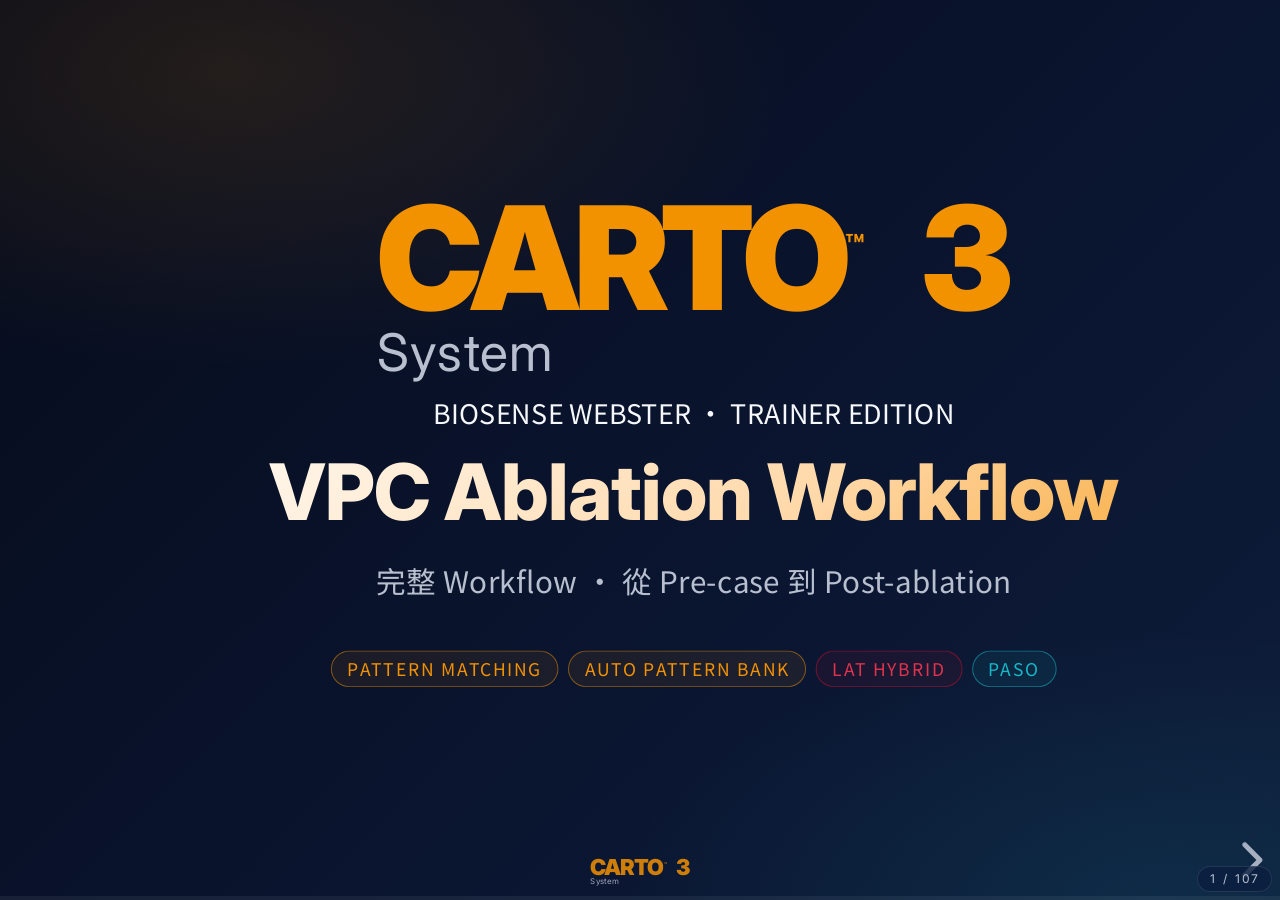
<file: VPC-CARTO-slides/index.html>
<!doctype html>
<html lang="zh-Hant">
  <head>
    <meta charset="utf-8" />
    <meta name="viewport" content="width=device-width, initial-scale=1.0, maximum-scale=1.0, user-scalable=no" />
    <title>VPC Ablation with CARTO 3 · 完整 Workflow</title>

    <link rel="stylesheet" href="lib/reveal.js/dist/reset.css" />
    <link rel="stylesheet" href="lib/reveal.js/dist/reveal.css" />
    <link rel="stylesheet" href="lib/reveal.js/dist/theme/black.css" id="theme" />
    <link rel="stylesheet" href="lib/reveal.js/dist/plugin/highlight/monokai.css" />
    <link rel="preconnect" href="https://fonts.googleapis.com" />
    <link rel="preconnect" href="https://fonts.gstatic.com" crossorigin />
    <link
      href="https://fonts.googleapis.com/css2?family=Inter:wght@400;500;600;700;800;900&family=Noto+Sans+TC:wght@400;500;700;900&family=JetBrains+Mono:wght@400;600&display=swap"
      rel="stylesheet"
    />
    <link rel="stylesheet" href="css/carto-theme.css" />
    <meta http-equiv="Cache-Control" content="no-cache, no-store, must-revalidate" />
    <meta http-equiv="Pragma" content="no-cache" />
    <meta http-equiv="Expires" content="0" />
  </head>
  <body>
    <div class="reveal">
      <div class="slides">
        <section
          data-markdown="slides/00-title.md"
          data-separator="\r?\n---\r?\n"
          data-separator-vertical="\r?\n--\r?\n"
          data-separator-notes="^Note:"
        ></section>

        <section
          data-markdown="slides/00b-ecg-basics.md"
          data-separator="\r?\n---\r?\n"
          data-separator-vertical="\r?\n--\r?\n"
          data-separator-notes="^Note:"
        ></section>

        <section
          data-markdown="slides/01-vpc-origin-basics.md"
          data-separator="\r?\n---\r?\n"
          data-separator-vertical="\r?\n--\r?\n"
          data-separator-notes="^Note:"
        ></section>

        <section
          data-markdown="slides/03-pre-case-prep.md"
          data-separator="\r?\n---\r?\n"
          data-separator-vertical="\r?\n--\r?\n"
          data-separator-notes="^Note:"
        ></section>

        <section
          data-markdown="slides/03b-precase-equipment.md"
          data-separator="\r?\n---\r?\n"
          data-separator-vertical="\r?\n--\r?\n"
          data-separator-notes="^Note:"
        ></section>

        <section
          data-markdown="slides/04-case-setup.md"
          data-separator="\r?\n---\r?\n"
          data-separator-vertical="\r?\n--\r?\n"
          data-separator-notes="^Note:"
        ></section>

        <section
          data-markdown="slides/05-baseline-assessment.md"
          data-separator="\r?\n---\r?\n"
          data-separator-vertical="\r?\n--\r?\n"
          data-separator-notes="^Note:"
        ></section>

        <section
          data-markdown="slides/06-pattern-matching.md"
          data-separator="\r?\n---\r?\n"
          data-separator-vertical="\r?\n--\r?\n"
          data-separator-notes="^Note:"
        ></section>

        <section
          data-markdown="slides/07-auto-pattern-bank.md"
          data-separator="\r?\n---\r?\n"
          data-separator-vertical="\r?\n--\r?\n"
          data-separator-notes="^Note:"
        ></section>

        <section
          data-markdown="slides/08-anatomy-map.md"
          data-separator="\r?\n---\r?\n"
          data-separator-vertical="\r?\n--\r?\n"
          data-separator-notes="^Note:"
        ></section>

        <section
          data-markdown="slides/09-lat-hybrid.md"
          data-separator="\r?\n---\r?\n"
          data-separator-vertical="\r?\n--\r?\n"
          data-separator-notes="^Note:"
        ></section>

        <section
          data-markdown="slides/10-paso.md"
          data-separator="\r?\n---\r?\n"
          data-separator-vertical="\r?\n--\r?\n"
          data-separator-notes="^Note:"
        ></section>

        <section
          data-markdown="slides/11-lat-paso-combo.md"
          data-separator="\r?\n---\r?\n"
          data-separator-vertical="\r?\n--\r?\n"
          data-separator-notes="^Note:"
        ></section>

        <section
          data-markdown="slides/12-ablation-targeting.md"
          data-separator="\r?\n---\r?\n"
          data-separator-vertical="\r?\n--\r?\n"
          data-separator-notes="^Note:"
        ></section>

        <section
          data-markdown="slides/13-during-ablation.md"
          data-separator="\r?\n---\r?\n"
          data-separator-vertical="\r?\n--\r?\n"
          data-separator-notes="^Note:"
        ></section>

        <section
          data-markdown="slides/14-post-ablation.md"
          data-separator="\r?\n---\r?\n"
          data-separator-vertical="\r?\n--\r?\n"
          data-separator-notes="^Note:"
        ></section>

        <section
          data-markdown="slides/15-scenarios.md"
          data-separator="\r?\n---\r?\n"
          data-separator-vertical="\r?\n--\r?\n"
          data-separator-notes="^Note:"
        ></section>

        <section
          data-markdown="slides/17-decision-tree.md"
          data-separator="\r?\n---\r?\n"
          data-separator-vertical="\r?\n--\r?\n"
          data-separator-notes="^Note:"
        ></section>

        <section
          data-markdown="slides/19-summary-closing.md"
          data-separator="\r?\n---\r?\n"
          data-separator-vertical="\r?\n--\r?\n"
          data-separator-notes="^Note:"
        ></section>
      </div>

      <!-- Persistent brand footer · CARTO 3 logo centered -->
      <div class="brand-footer" aria-hidden="true">
        <span class="carto3-logo on-dark" aria-label="CARTO 3 System">
          <span class="ct-row">
            <span class="ct-word">CARTO<span class="ct-tm">™</span></span>
            <span class="ct-three">3</span>
          </span>
          <span class="ct-system">System</span>
        </span>
      </div>
    </div>

    <script>
      // Defeat browser XHR cache for markdown files — append timestamp before reveal.js loads
      (function () {
        var stamp = Date.now();
        document.querySelectorAll('section[data-markdown]').forEach(function (s) {
          var orig = s.getAttribute('data-markdown');
          if (orig && orig.indexOf('?') === -1) {
            s.setAttribute('data-markdown', orig + '?t=' + stamp);
          }
        });
      })();
    </script>
    <script src="lib/reveal.js/dist/reveal.js"></script>
    <script src="lib/reveal.js/dist/plugin/markdown.js"></script>
    <script src="lib/reveal.js/dist/plugin/highlight.js"></script>
    <script src="lib/reveal.js/dist/plugin/notes.js"></script>
    <script src="lib/reveal.js/dist/plugin/search.js"></script>
    <script>
      Reveal.initialize({
        hash: true,
        slideNumber: 'c/t',
        transition: 'slide',
        backgroundTransition: 'fade',
        controls: true,
        progress: true,
        center: true,
        // Standard 16:9 presentation canvas (1280 x 720)
        width: 1280,
        height: 720,
        margin: 0.04,
        minScale: 0.2,
        maxScale: 2.0,
        pdfSeparateFragments: false,
        plugins: [RevealMarkdown, RevealHighlight, RevealNotes, RevealSearch],
      });
    </script>
  </body>
</html>
</file>
<file: VPC-CARTO-slides/lib/reveal.js/dist/reveal.css>
.reveal .stretch,.reveal .r-stretch{max-width:none;max-height:none}.reveal pre.stretch code,.reveal pre.r-stretch code{box-sizing:border-box;height:100%;max-height:100%}.reveal .r-fit-text{white-space:nowrap;display:inline-block}.reveal .r-stack{grid-template-rows:100%;display:grid}.reveal .r-stack>*{grid-area:1/1;margin:auto}.reveal .r-vstack,.reveal .r-hstack{display:flex}.reveal .r-vstack img,.reveal .r-vstack video,.reveal .r-hstack img,.reveal .r-hstack video{object-fit:contain;min-width:0;min-height:0}.reveal .r-vstack{flex-direction:column;justify-content:center;align-items:center}.reveal .r-hstack{flex-direction:row;justify-content:center;align-items:center}.reveal .items-stretch{align-items:stretch}.reveal .items-start{align-items:flex-start}.reveal .items-center{align-items:center}.reveal .items-end{align-items:flex-end}.reveal .justify-between{justify-content:space-between}.reveal .justify-around{justify-content:space-around}.reveal .justify-start{justify-content:flex-start}.reveal .justify-center{justify-content:center}.reveal .justify-end{justify-content:flex-end}html.reveal-full-page{width:100%;height:100vh;height:calc(var(--vh,1vh) * 100);height:100dvh;overflow:hidden}.reveal-viewport{color:#000;--r-controls-spacing:12px;--r-overlay-header-height:40px;--r-overlay-margin:0px;--r-overlay-padding:6px;--r-overlay-gap:5px;background-color:#fff;height:100%;margin:0;line-height:1;position:relative;overflow:hidden}@media screen and (width<=1024px),(height<=768px){.reveal-viewport{--r-overlay-header-height:26px}}.reveal-viewport:fullscreen{width:100%!important;height:100%!important;top:0!important;left:0!important;transform:none!important}.reveal .fragment{transition:all .2s}.reveal .fragment:not(.custom){opacity:0;visibility:hidden;will-change:opacity}.reveal .fragment.visible{opacity:1;visibility:inherit}.reveal .fragment.disabled{transition:none}.reveal .fragment.grow{opacity:1;visibility:inherit}.reveal .fragment.grow.visible{transform:scale(1.3)}.reveal .fragment.shrink{opacity:1;visibility:inherit}.reveal .fragment.shrink.visible{transform:scale(.7)}.reveal .fragment.zoom-in{transform:scale(.1)}.reveal .fragment.zoom-in.visible{transform:none}.reveal .fragment.fade-out{opacity:1;visibility:inherit}.reveal .fragment.fade-out.visible{opacity:0;visibility:hidden}.reveal .fragment.semi-fade-out{opacity:1;visibility:inherit}.reveal .fragment.semi-fade-out.visible{opacity:.5;visibility:inherit}.reveal .fragment.strike{opacity:1;visibility:inherit}.reveal .fragment.strike.visible{text-decoration:line-through}.reveal .fragment.fade-up{transform:translateY(40px)}.reveal .fragment.fade-up.visible{transform:translate(0)}.reveal .fragment.fade-down{transform:translateY(-40px)}.reveal .fragment.fade-down.visible{transform:translate(0)}.reveal .fragment.fade-right{transform:translate(-40px)}.reveal .fragment.fade-right.visible{transform:translate(0)}.reveal .fragment.fade-left{transform:translate(40px)}.reveal .fragment.fade-left.visible{transform:translate(0)}.reveal .fragment.fade-in-then-out,.reveal .fragment.current-visible{opacity:0;visibility:hidden}.reveal .fragment.fade-in-then-out.current-fragment,.reveal .fragment.current-visible.current-fragment{opacity:1;visibility:inherit}.reveal .fragment.fade-in-then-semi-out{opacity:0;visibility:hidden}.reveal .fragment.fade-in-then-semi-out.visible{opacity:.5;visibility:inherit}.reveal .fragment.fade-in-then-semi-out.current-fragment,.reveal .fragment.highlight-red,.reveal .fragment.highlight-current-red,.reveal .fragment.highlight-green,.reveal .fragment.highlight-current-green,.reveal .fragment.highlight-blue,.reveal .fragment.highlight-current-blue{opacity:1;visibility:inherit}.reveal .fragment.highlight-red.visible{color:#ff2c2d}.reveal .fragment.highlight-green.visible{color:#17ff2e}.reveal .fragment.highlight-blue.visible{color:#1b91ff}.reveal .fragment.highlight-current-red.current-fragment{color:#ff2c2d}.reveal .fragment.highlight-current-green.current-fragment{color:#17ff2e}.reveal .fragment.highlight-current-blue.current-fragment{color:#1b91ff}.reveal:after{content:"";font-style:italic}.reveal iframe{z-index:1}.reveal a{position:relative}@keyframes bounce-right{0%,10%,25%,40%,50%{transform:translate(0)}20%{transform:translate(10px)}30%{transform:translate(-5px)}}@keyframes bounce-left{0%,10%,25%,40%,50%{transform:translate(0)}20%{transform:translate(-10px)}30%{transform:translate(5px)}}@keyframes bounce-down{0%,10%,25%,40%,50%{transform:translateY(0)}20%{transform:translateY(10px)}30%{transform:translateY(-5px)}}.reveal .controls{top:auto;bottom:var(--r-controls-spacing);right:var(--r-controls-spacing);z-index:11;color:#000;pointer-events:none;font-size:10px;display:none;position:absolute;left:auto}.reveal .controls button{cursor:pointer;color:currentColor;z-index:2;pointer-events:auto;font-size:inherit;visibility:hidden;opacity:0;-webkit-appearance:none;-webkit-tap-highlight-color:#0000;background-color:#0000;border:0;outline:0;padding:0;transition:color .2s,opacity .2s,transform .2s;position:absolute;transform:scale(.9999)}.reveal .controls .controls-arrow:before,.reveal .controls .controls-arrow:after{content:"";transform-origin:.2em;will-change:transform;background-color:currentColor;border-radius:.25em;width:2.6em;height:.5em;transition:all .15s,background-color .8s;position:absolute;top:0;left:0}.reveal .controls .controls-arrow{width:3.6em;height:3.6em;position:relative}.reveal .controls .controls-arrow:before{transform:translate(.5em)translateY(1.55em)rotate(45deg)}.reveal .controls .controls-arrow:after{transform:translate(.5em)translateY(1.55em)rotate(-45deg)}.reveal .controls .controls-arrow:hover:before{transform:translate(.5em)translateY(1.55em)rotate(40deg)}.reveal .controls .controls-arrow:hover:after{transform:translate(.5em)translateY(1.55em)rotate(-40deg)}.reveal .controls .controls-arrow:active:before{transform:translate(.5em)translateY(1.55em)rotate(36deg)}.reveal .controls .controls-arrow:active:after{transform:translate(.5em)translateY(1.55em)rotate(-36deg)}.reveal .controls .navigate-left{bottom:3.2em;right:6.4em;transform:translate(-10px)}.reveal .controls .navigate-left.highlight{animation:2s ease-out 50 both bounce-left}.reveal .controls .navigate-right{bottom:3.2em;right:0;transform:translate(10px)}.reveal .controls .navigate-right .controls-arrow{transform:rotate(180deg)}.reveal .controls .navigate-right.highlight{animation:2s ease-out 50 both bounce-right}.reveal .controls .navigate-up{bottom:6.4em;right:3.2em;transform:translateY(-10px)}.reveal .controls .navigate-up .controls-arrow{transform:rotate(90deg)}.reveal .controls .navigate-down{padding-bottom:1.4em;bottom:-1.4em;right:3.2em;transform:translateY(10px)}.reveal .controls .navigate-down .controls-arrow{transform:rotate(-90deg)}.reveal .controls .navigate-down.highlight{animation:2s ease-out 50 both bounce-down}.reveal .controls[data-controls-back-arrows=faded] .navigate-up.enabled{opacity:.3}.reveal .controls[data-controls-back-arrows=faded] .navigate-up.enabled:hover{opacity:1}.reveal .controls[data-controls-back-arrows=hidden] .navigate-up.enabled{opacity:0;visibility:hidden}.reveal .controls .enabled{visibility:visible;opacity:.9;cursor:pointer;transform:none}.reveal .controls .enabled.fragmented{opacity:.5}.reveal .controls .enabled:hover,.reveal .controls .enabled.fragmented:hover{opacity:1}.reveal:not(.rtl) .controls[data-controls-back-arrows=faded] .navigate-left.enabled{opacity:.3}.reveal:not(.rtl) .controls[data-controls-back-arrows=faded] .navigate-left.enabled:hover{opacity:1}.reveal:not(.rtl) .controls[data-controls-back-arrows=hidden] .navigate-left.enabled{opacity:0;visibility:hidden}.reveal.rtl .controls[data-controls-back-arrows=faded] .navigate-right.enabled{opacity:.3}.reveal.rtl .controls[data-controls-back-arrows=faded] .navigate-right.enabled:hover{opacity:1}.reveal.rtl .controls[data-controls-back-arrows=hidden] .navigate-right.enabled{opacity:0;visibility:hidden}.reveal[data-navigation-mode=linear].has-horizontal-slides .navigate-up,.reveal[data-navigation-mode=linear].has-horizontal-slides .navigate-down{display:none}.reveal[data-navigation-mode=linear].has-horizontal-slides .navigate-left,.reveal:not(.has-vertical-slides) .controls .navigate-left{bottom:1.4em;right:5.5em}.reveal[data-navigation-mode=linear].has-horizontal-slides .navigate-right,.reveal:not(.has-vertical-slides) .controls .navigate-right{bottom:1.4em;right:.5em}.reveal:not(.has-horizontal-slides) .controls .navigate-up{bottom:5em;right:1.4em}.reveal:not(.has-horizontal-slides) .controls .navigate-down{bottom:.5em;right:1.4em}.reveal.has-dark-background .controls{color:#fff}.reveal.has-light-background .controls{color:#000}.reveal.no-hover .controls .controls-arrow:hover:before,.reveal.no-hover .controls .controls-arrow:active:before{transform:translate(.5em)translateY(1.55em)rotate(45deg)}.reveal.no-hover .controls .controls-arrow:hover:after,.reveal.no-hover .controls .controls-arrow:active:after{transform:translate(.5em)translateY(1.55em)rotate(-45deg)}@media screen and (width>=500px){.reveal-viewport{--r-controls-spacing:.8em}.reveal .controls[data-controls-layout=edges]{inset:0}.reveal .controls[data-controls-layout=edges] .navigate-left,.reveal .controls[data-controls-layout=edges] .navigate-right,.reveal .controls[data-controls-layout=edges] .navigate-up,.reveal .controls[data-controls-layout=edges] .navigate-down{bottom:auto;right:auto}.reveal .controls[data-controls-layout=edges] .navigate-left{top:50%;left:var(--r-controls-spacing);margin-top:-1.8em}.reveal .controls[data-controls-layout=edges] .navigate-right{top:50%;right:var(--r-controls-spacing);margin-top:-1.8em}.reveal .controls[data-controls-layout=edges] .navigate-up{top:var(--r-controls-spacing);margin-left:-1.8em;left:50%}.reveal .controls[data-controls-layout=edges] .navigate-down{bottom:calc(var(--r-controls-spacing) - 1.4em + .3em);margin-left:-1.8em;left:50%}}.reveal .progress{z-index:10;color:#fff;background-color:#0003;width:100%;height:3px;display:none;position:absolute;bottom:0;left:0}.reveal .progress:after{content:"";width:100%;height:10px;display:block;position:absolute;top:-10px}.reveal .progress span{transform-origin:0 0;background-color:currentColor;width:100%;height:100%;transition:transform .8s cubic-bezier(.26,.86,.44,.985);display:block;transform:scaleX(0)}.reveal .slide-number{z-index:31;color:#fff;background-color:#0006;padding:5px;font-family:Helvetica,sans-serif;font-size:12px;line-height:1;display:block;position:absolute;bottom:8px;right:8px}.reveal .slide-number a{color:currentColor}.reveal .slide-number-delimiter{margin:0 3px}.reveal{touch-action:pinch-zoom;width:100%;height:100%;position:relative;overflow:hidden}.reveal.embedded{touch-action:pan-y}.reveal.embedded.is-vertical-slide{touch-action:none}.reveal .slides{pointer-events:none;z-index:1;text-align:center;perspective:600px;perspective-origin:50% 40%;width:100%;height:100%;margin:auto;position:absolute;inset:0;overflow:visible}.reveal .slides>section{perspective:600px}.reveal .slides>section,.reveal .slides>section>section{pointer-events:auto;z-index:10;transform-style:flat;width:100%;transition:transform-origin .8s cubic-bezier(.26,.86,.44,.985),transform .8s cubic-bezier(.26,.86,.44,.985),visibility .8s cubic-bezier(.26,.86,.44,.985),opacity .8s cubic-bezier(.26,.86,.44,.985);display:none;position:absolute}.reveal[data-transition-speed=fast] .slides section{transition-duration:.4s}.reveal[data-transition-speed=slow] .slides section{transition-duration:1.2s}.reveal .slides section[data-transition-speed=fast]{transition-duration:.4s}.reveal .slides section[data-transition-speed=slow]{transition-duration:1.2s}.reveal .slides>section.stack{pointer-events:none;height:100%;padding-top:0;padding-bottom:0}.reveal .slides>section.present,.reveal .slides>section>section.present{z-index:11;opacity:1;display:block}.reveal .slides>section:empty,.reveal .slides>section>section:empty,.reveal .slides>section[data-background-interactive],.reveal .slides>section>section[data-background-interactive]{pointer-events:none}.reveal.center,.reveal.center .slides,.reveal.center .slides section{min-height:0!important}.reveal .slides>section:not(.present),.reveal .slides>section>section:not(.present){pointer-events:none}.reveal.overview .slides>section,.reveal.overview .slides>section>section{pointer-events:auto}.reveal .slides>section.past,.reveal .slides>section.future,.reveal .slides>section.past>section,.reveal .slides>section.future>section,.reveal .slides>section>section.past,.reveal .slides>section>section.future{opacity:0}.reveal .slides>section[data-transition=slide].past,.reveal .slides>section[data-transition~=slide-out].past,.reveal.slide .slides>section:not([data-transition]).past{transform:translate(-150%)}.reveal .slides>section[data-transition=slide].future,.reveal .slides>section[data-transition~=slide-in].future,.reveal.slide .slides>section:not([data-transition]).future{transform:translate(150%)}.reveal .slides>section>section[data-transition=slide].past,.reveal .slides>section>section[data-transition~=slide-out].past,.reveal.slide .slides>section>section:not([data-transition]).past{transform:translateY(-150%)}.reveal .slides>section>section[data-transition=slide].future,.reveal .slides>section>section[data-transition~=slide-in].future,.reveal.slide .slides>section>section:not([data-transition]).future{transform:translateY(150%)}.reveal .slides>section[data-transition=linear].past,.reveal .slides>section[data-transition~=linear-out].past,.reveal.linear .slides>section:not([data-transition]).past{transform:translate(-150%)}.reveal .slides>section[data-transition=linear].future,.reveal .slides>section[data-transition~=linear-in].future,.reveal.linear .slides>section:not([data-transition]).future{transform:translate(150%)}.reveal .slides>section>section[data-transition=linear].past,.reveal .slides>section>section[data-transition~=linear-out].past,.reveal.linear .slides>section>section:not([data-transition]).past{transform:translateY(-150%)}.reveal .slides>section>section[data-transition=linear].future,.reveal .slides>section>section[data-transition~=linear-in].future,.reveal.linear .slides>section>section:not([data-transition]).future{transform:translateY(150%)}.reveal .slides section[data-transition=default].stack,.reveal.default .slides section.stack{transform-style:preserve-3d}.reveal .slides>section[data-transition=default].past,.reveal .slides>section[data-transition~=default-out].past,.reveal.default .slides>section:not([data-transition]).past{transform:translate(-100%)rotateY(-90deg)translate(-100%)}.reveal .slides>section[data-transition=default].future,.reveal .slides>section[data-transition~=default-in].future,.reveal.default .slides>section:not([data-transition]).future{transform:translate(100%)rotateY(90deg)translate(100%)}.reveal .slides>section>section[data-transition=default].past,.reveal .slides>section>section[data-transition~=default-out].past,.reveal.default .slides>section>section:not([data-transition]).past{transform:translateY(-300px)rotateX(70deg)translateY(-300px)}.reveal .slides>section>section[data-transition=default].future,.reveal .slides>section>section[data-transition~=default-in].future,.reveal.default .slides>section>section:not([data-transition]).future{transform:translateY(300px)rotateX(-70deg)translateY(300px)}.reveal .slides section[data-transition=convex].stack,.reveal.convex .slides section.stack{transform-style:preserve-3d}.reveal .slides>section[data-transition=convex].past,.reveal .slides>section[data-transition~=convex-out].past,.reveal.convex .slides>section:not([data-transition]).past{transform:translate(-100%)rotateY(-90deg)translate(-100%)}.reveal .slides>section[data-transition=convex].future,.reveal .slides>section[data-transition~=convex-in].future,.reveal.convex .slides>section:not([data-transition]).future{transform:translate(100%)rotateY(90deg)translate(100%)}.reveal .slides>section>section[data-transition=convex].past,.reveal .slides>section>section[data-transition~=convex-out].past,.reveal.convex .slides>section>section:not([data-transition]).past{transform:translateY(-300px)rotateX(70deg)translateY(-300px)}.reveal .slides>section>section[data-transition=convex].future,.reveal .slides>section>section[data-transition~=convex-in].future,.reveal.convex .slides>section>section:not([data-transition]).future{transform:translateY(300px)rotateX(-70deg)translateY(300px)}.reveal .slides section[data-transition=concave].stack,.reveal.concave .slides section.stack{transform-style:preserve-3d}.reveal .slides>section[data-transition=concave].past,.reveal .slides>section[data-transition~=concave-out].past,.reveal.concave .slides>section:not([data-transition]).past{transform:translate(-100%)rotateY(90deg)translate(-100%)}.reveal .slides>section[data-transition=concave].future,.reveal .slides>section[data-transition~=concave-in].future,.reveal.concave .slides>section:not([data-transition]).future{transform:translate(100%)rotateY(-90deg)translate(100%)}.reveal .slides>section>section[data-transition=concave].past,.reveal .slides>section>section[data-transition~=concave-out].past,.reveal.concave .slides>section>section:not([data-transition]).past{transform:translateY(-80%)rotateX(-70deg)translateY(-80%)}.reveal .slides>section>section[data-transition=concave].future,.reveal .slides>section>section[data-transition~=concave-in].future,.reveal.concave .slides>section>section:not([data-transition]).future{transform:translateY(80%)rotateX(70deg)translateY(80%)}.reveal .slides section[data-transition=zoom],.reveal.zoom .slides section:not([data-transition]){transition-timing-function:ease}.reveal .slides>section[data-transition=zoom].past,.reveal .slides>section[data-transition~=zoom-out].past,.reveal.zoom .slides>section:not([data-transition]).past{visibility:hidden;transform:scale(16)}.reveal .slides>section[data-transition=zoom].future,.reveal .slides>section[data-transition~=zoom-in].future,.reveal.zoom .slides>section:not([data-transition]).future{visibility:hidden;transform:scale(.2)}.reveal .slides>section>section[data-transition=zoom].past,.reveal .slides>section>section[data-transition~=zoom-out].past,.reveal.zoom .slides>section>section:not([data-transition]).past{transform:scale(16)}.reveal .slides>section>section[data-transition=zoom].future,.reveal .slides>section>section[data-transition~=zoom-in].future,.reveal.zoom .slides>section>section:not([data-transition]).future{transform:scale(.2)}.reveal.cube .slides{perspective:1300px}.reveal.cube .slides section{backface-visibility:hidden;box-sizing:border-box;min-height:700px;transform-style:preserve-3d;padding:30px}.reveal.center.cube .slides section{min-height:0}.reveal.cube .slides section:not(.stack):before{content:"";background:#0000001a;border-radius:4px;width:100%;height:100%;display:block;position:absolute;top:0;left:0;transform:translateZ(-20px)}.reveal.cube .slides section:not(.stack):after{content:"";z-index:1;background:0 0;border-radius:4px;width:90%;height:30px;display:block;position:absolute;bottom:0;left:5%;transform:translateZ(-90px)rotateX(65deg);box-shadow:0 95px 25px #0003}.reveal.cube .slides>section.stack{background:0 0;padding:0}.reveal.cube .slides>section.past{transform-origin:100% 0;transform:translate(-100%)rotateY(-90deg)}.reveal.cube .slides>section.future{transform-origin:0 0;transform:translate(100%)rotateY(90deg)}.reveal.cube .slides>section>section.past{transform-origin:0 100%;transform:translateY(-100%)rotateX(90deg)}.reveal.cube .slides>section>section.future{transform-origin:0 0;transform:translateY(100%)rotateX(-90deg)}.reveal.page .slides{perspective-origin:0%;perspective:3000px}.reveal.page .slides section{box-sizing:border-box;min-height:700px;transform-style:preserve-3d;padding:30px}.reveal.page .slides section.past{z-index:12}.reveal.page .slides section:not(.stack):before{content:"";background:#0000001a;width:100%;height:100%;display:block;position:absolute;top:0;left:0;transform:translateZ(-20px)}.reveal.page .slides section:not(.stack):after{content:"";z-index:1;background:0 0;border-radius:4px;width:90%;height:30px;display:block;position:absolute;bottom:0;left:5%;transform:translateZ(-90px)rotateX(65deg);box-shadow:0 95px 25px #0003}.reveal.page .slides>section.stack{background:0 0;padding:0}.reveal.page .slides>section.past{transform-origin:0 0;transform:translate(-40%)rotateY(-80deg)}.reveal.page .slides>section.future{transform-origin:100% 0;transform:translate(0,0)}.reveal.page .slides>section>section.past{transform-origin:0 0;transform:translateY(-40%)rotateX(80deg)}.reveal.page .slides>section>section.future{transform-origin:0 100%;transform:translate(0,0)}.reveal .slides section[data-transition=fade],.reveal.fade .slides section:not([data-transition]),.reveal.fade .slides>section>section:not([data-transition]){transition:opacity .5s;transform:none}.reveal.fade.overview .slides section,.reveal.fade.overview .slides>section>section{transition:none}.reveal .slides section[data-transition=none],.reveal.none .slides section:not([data-transition]){transition:none;transform:none}.reveal .pause-overlay{visibility:hidden;opacity:0;z-index:100;background:#000;width:100%;height:100%;transition:all 1s;position:absolute;top:0;left:0}.reveal .pause-overlay .resume-button{color:#ccc;cursor:pointer;background:0 0;border:2px solid #ccc;border-radius:2px;padding:6px 14px;font-size:16px;position:absolute;bottom:20px;right:20px}.reveal .pause-overlay .resume-button:hover{color:#fff;border-color:#fff}.reveal.paused .pause-overlay{visibility:visible;opacity:1}.reveal .no-transition,.reveal .no-transition *,.reveal .slides.disable-slide-transitions section{transition:none!important}.reveal .slides.disable-slide-transitions section{transform:none!important}.reveal .backgrounds{perspective:600px;width:100%;height:100%;position:absolute;top:0;left:0}.reveal .slide-background{opacity:0;visibility:hidden;background-color:#0000;width:100%;height:100%;transition:all .8s cubic-bezier(.26,.86,.44,.985);display:none;position:absolute;overflow:hidden}.reveal .slide-background-content{background-position:50%;background-repeat:no-repeat;background-size:cover;width:100%;height:100%;position:absolute}.reveal .slide-background.stack{display:block}.reveal .slide-background.present{opacity:1;visibility:visible;z-index:2}.print-pdf .reveal .slide-background{opacity:1!important;visibility:visible!important}.reveal .slide-background video{object-fit:cover;width:100%;max-width:none;height:100%;max-height:none;position:absolute;top:0;left:0}.reveal .slide-background[data-background-size=contain] video{object-fit:contain}.reveal[data-background-transition=none]>.backgrounds .slide-background:not([data-background-transition]),.reveal>.backgrounds .slide-background[data-background-transition=none]{transition:none}.reveal[data-background-transition=slide]>.backgrounds .slide-background:not([data-background-transition]),.reveal>.backgrounds .slide-background[data-background-transition=slide]{opacity:1}.reveal[data-background-transition=slide]>.backgrounds .slide-background.past:not([data-background-transition]),.reveal>.backgrounds .slide-background.past[data-background-transition=slide]{transform:translate(-100%)}.reveal[data-background-transition=slide]>.backgrounds .slide-background.future:not([data-background-transition]),.reveal>.backgrounds .slide-background.future[data-background-transition=slide]{transform:translate(100%)}.reveal[data-background-transition=slide]>.backgrounds .slide-background>.slide-background.past:not([data-background-transition]),.reveal>.backgrounds .slide-background>.slide-background.past[data-background-transition=slide]{transform:translateY(-100%)}.reveal[data-background-transition=slide]>.backgrounds .slide-background>.slide-background.future:not([data-background-transition]),.reveal>.backgrounds .slide-background>.slide-background.future[data-background-transition=slide]{transform:translateY(100%)}.reveal[data-background-transition=convex]>.backgrounds .slide-background.past:not([data-background-transition]),.reveal>.backgrounds .slide-background.past[data-background-transition=convex]{opacity:0;transform:translate(-100%)rotateY(-90deg)translate(-100%)}.reveal[data-background-transition=convex]>.backgrounds .slide-background.future:not([data-background-transition]),.reveal>.backgrounds .slide-background.future[data-background-transition=convex]{opacity:0;transform:translate(100%)rotateY(90deg)translate(100%)}.reveal[data-background-transition=convex]>.backgrounds .slide-background>.slide-background.past:not([data-background-transition]),.reveal>.backgrounds .slide-background>.slide-background.past[data-background-transition=convex]{opacity:0;transform:translateY(-100%)rotateX(90deg)translateY(-100%)}.reveal[data-background-transition=convex]>.backgrounds .slide-background>.slide-background.future:not([data-background-transition]),.reveal>.backgrounds .slide-background>.slide-background.future[data-background-transition=convex]{opacity:0;transform:translateY(100%)rotateX(-90deg)translateY(100%)}.reveal[data-background-transition=concave]>.backgrounds .slide-background.past:not([data-background-transition]),.reveal>.backgrounds .slide-background.past[data-background-transition=concave]{opacity:0;transform:translate(-100%)rotateY(90deg)translate(-100%)}.reveal[data-background-transition=concave]>.backgrounds .slide-background.future:not([data-background-transition]),.reveal>.backgrounds .slide-background.future[data-background-transition=concave]{opacity:0;transform:translate(100%)rotateY(-90deg)translate(100%)}.reveal[data-background-transition=concave]>.backgrounds .slide-background>.slide-background.past:not([data-background-transition]),.reveal>.backgrounds .slide-background>.slide-background.past[data-background-transition=concave]{opacity:0;transform:translateY(-100%)rotateX(-90deg)translateY(-100%)}.reveal[data-background-transition=concave]>.backgrounds .slide-background>.slide-background.future:not([data-background-transition]),.reveal>.backgrounds .slide-background>.slide-background.future[data-background-transition=concave]{opacity:0;transform:translateY(100%)rotateX(90deg)translateY(100%)}.reveal[data-background-transition=zoom]>.backgrounds .slide-background:not([data-background-transition]),.reveal>.backgrounds .slide-background[data-background-transition=zoom]{transition-timing-function:ease}.reveal[data-background-transition=zoom]>.backgrounds .slide-background.past:not([data-background-transition]),.reveal>.backgrounds .slide-background.past[data-background-transition=zoom]{opacity:0;visibility:hidden;transform:scale(16)}.reveal[data-background-transition=zoom]>.backgrounds .slide-background.future:not([data-background-transition]),.reveal>.backgrounds .slide-background.future[data-background-transition=zoom]{opacity:0;visibility:hidden;transform:scale(.2)}.reveal[data-background-transition=zoom]>.backgrounds .slide-background>.slide-background.past:not([data-background-transition]),.reveal>.backgrounds .slide-background>.slide-background.past[data-background-transition=zoom]{opacity:0;visibility:hidden;transform:scale(16)}.reveal[data-background-transition=zoom]>.backgrounds .slide-background>.slide-background.future:not([data-background-transition]),.reveal>.backgrounds .slide-background>.slide-background.future[data-background-transition=zoom]{opacity:0;visibility:hidden;transform:scale(.2)}.reveal[data-transition-speed=fast]>.backgrounds .slide-background{transition-duration:.4s}.reveal[data-transition-speed=slow]>.backgrounds .slide-background{transition-duration:1.2s}.reveal [data-auto-animate-target^=unmatched]{will-change:opacity}.reveal section[data-auto-animate]:not(.stack):not([data-auto-animate=running]) [data-auto-animate-target^=unmatched]{opacity:0}.reveal.overview{perspective-origin:50%;perspective:700px}.reveal.overview .slides section{cursor:pointer;box-sizing:border-box;height:100%;overflow:hidden;opacity:1!important;visibility:visible!important;top:0!important}.reveal.overview .slides section:hover,.reveal.overview .slides section.present{outline-offset:10px;outline:10px solid #96969699}.reveal.overview .slides section.present{outline:10px solid var(--r-link-color)}.reveal.overview .slides section .fragment{opacity:1;transition:none}.reveal.overview .slides section:after,.reveal.overview .slides section:before{display:none!important}.reveal.overview .slides>section.stack{background:0 0;outline:none;padding:0;overflow:visible;top:0!important}.reveal.overview .backgrounds{perspective:inherit}.reveal.overview .backgrounds .slide-background{opacity:1;visibility:visible;outline-offset:10px;outline:10px solid #9696961a}.reveal.overview .backgrounds .slide-background.stack{overflow:visible}.reveal.overview .slides section,.reveal.overview-deactivating .slides section,.reveal.overview .backgrounds .slide-background,.reveal.overview-deactivating .backgrounds .slide-background{transition:none}.reveal.rtl .slides,.reveal.rtl .slides h1,.reveal.rtl .slides h2,.reveal.rtl .slides h3,.reveal.rtl .slides h4,.reveal.rtl .slides h5,.reveal.rtl .slides h6{direction:rtl;font-family:sans-serif}.reveal.rtl pre,.reveal.rtl code{direction:ltr}.reveal.rtl ol,.reveal.rtl ul{text-align:right}.reveal.rtl .progress span{transform-origin:100% 0}.reveal.has-parallax-background .backgrounds{transition:all .8s}.reveal.has-parallax-background[data-transition-speed=fast] .backgrounds{transition-duration:.4s}.reveal.has-parallax-background[data-transition-speed=slow] .backgrounds{transition-duration:1.2s}@keyframes fade-in{0%{opacity:0}to{opacity:1}}@keyframes scale-up{0%{transform:scale(.95)}to{transform:scale(1)}}.reveal [data-preview-image],.reveal [data-preview-video],.reveal [data-preview-link]:not(a):not([data-preview-link=false]){cursor:zoom-in}.r-overlay{top:var(--r-overlay-margin);right:var(--r-overlay-margin);bottom:var(--r-overlay-margin);left:var(--r-overlay-margin);border-radius:min(var(--r-overlay-margin), 6px);z-index:99;-webkit-backdrop-filter:blur(10px);backdrop-filter:blur(10px);color:#fff;background:#000000f2;font-family:ui-sans-serif,system-ui,-apple-system,Helvetica,sans-serif;transition:all .3s;animation:.3s fade-in;position:absolute}.r-overlay-viewport{top:var(--r-overlay-padding);right:var(--r-overlay-padding);bottom:var(--r-overlay-padding);left:var(--r-overlay-padding);gap:var(--r-overlay-gap);flex-direction:column;display:flex;position:absolute}.r-overlay-header{z-index:2;box-sizing:border-box;height:var(--r-overlay-header-height);justify-content:flex-end;align-items:center;gap:6px;display:flex}.r-overlay-header .r-overlay-header-button{all:unset;min-width:var(--r-overlay-header-height);min-height:var(--r-overlay-header-height);padding:0 calc(var(--r-overlay-header-height) / 4);opacity:1;cursor:pointer;box-sizing:border-box;border-radius:6px;justify-content:center;align-items:center;gap:8px;font-size:18px;display:flex}.r-overlay-header .r-overlay-header-button:hover{opacity:1;background-color:#ffffff26}.r-overlay-header .icon{background-position:50%;background-repeat:no-repeat;background-size:100%;width:20px;height:20px;display:inline-block}.r-overlay-close .icon{background-image:url([data-uri])}.r-overlay-external .icon{background-image:url([data-uri])}.r-overlay-content{background-color:#141414cc;border-radius:6px;flex-grow:1;place-items:center;animation:.5s cubic-bezier(.26,.86,.44,.985) scale-up;display:grid;position:relative;overflow:hidden}.r-overlay-spinner{z-index:10;visibility:hidden;opacity:0;background-image:url([data-uri]%2F%2F%2F6%2Bvr8nJybW1tcDAwOjo6Nvb26ioqKOjo7Ozs%2FLy8vz8%2FAAAAAAAAAAAACH%2FC05FVFNDQVBFMi4wAwEAAAAh%2FhpDcmVhdGVkIHdpdGggYWpheGxvYWQuaW5mbwAh%[base64]%2FV%2FnmOM82XiHRLYKhKP1oZmADdEAAAh%2BQQJCgAAACwAAAAAIAAgAAAE6hDISWlZpOrNp1lGNRSdRpDUolIGw5RUYhhHukqFu8DsrEyqnWThGvAmhVlteBvojpTDDBUEIFwMFBRAmBkSgOrBFZogCASwBDEY%2FCZSg7GSE0gSCjQBMVG023xWBhklAnoEdhQEfyNqMIcKjhRsjEdnezB%2BA4k8gTwJhFuiW4dokXiloUepBAp5qaKpp6%2BHo7aWW54wl7obvEe0kRuoplCGepwSx2jJvqHEmGt6whJpGpfJCHmOoNHKaHx61WiSR92E4lbFoq%2BB6QDtuetcaBPnW6%2BO7wDHpIiK9SaVK5GgV543tzjgGcghAgAh%[base64]%2B%2BG%2Bw48edZPK%2BM6hLJpQg484enXIdQFSS1u6UhksENEQAAIfkECQoAAAAsAAAAACAAIAAABOcQyEmpGKLqzWcZRVUQnZYg1aBSh2GUVEIQ2aQOE%2BG%2BcD4ntpWkZQj1JIiZIogDFFyHI0UxQwFugMSOFIPJftfVAEoZLBbcLEFhlQiqGp1Vd140AUklUN3eCA51C1EWMzMCezCBBmkxVIVHBWd3HHl9JQOIJSdSnJ0TDKChCwUJjoWMPaGqDKannasMo6WnM562R5YluZRwur0wpgqZE7NKUm%2BFNRPIhjBJxKZteWuIBMN4zRMIVIhffcgojwCF117i4nlLnY5ztRLsnOk%2BaV%2BoJY7V7m76PdkS4trKcdg0Zc0tTcKkRAAAIfkECQoAAAAsAAAAACAAIAAABO4QyEkpKqjqzScpRaVkXZWQEximw1BSCUEIlDohrft6cpKCk5xid5MNJTaAIkekKGQkWyKHkvhKsR7ARmitkAYDYRIbUQRQjWBwJRzChi9CRlBcY1UN4g0%[base64]%[base64]%2BE71SRQeyqUToLA7VxF0JDyIQh%2FMVVPMt1ECZlfcjZJ9mIKoaTl1MRIl5o4CUKXOwmyrCInCKqcWtvadL2SYhyASyNDJ0uIiRMDjI0Fd30%2FiI2UA5GSS5UDj2l6NoqgOgN4gksEBgYFf0FDqKgHnyZ9OX8HrgYHdHpcHQULXAS2qKpENRg7eAMLC7kTBaixUYFkKAzWAAnLC7FLVxLWDBLKCwaKTULgEwbLA4hJtOkSBNqITT3xEgfLpBtzE%2FjiuL04RGEBgwWhShRgQExHBAAh%2BQQJCgAAACwAAAAAIAAgAAAE7xDISWlSqerNpyJKhWRdlSAVoVLCWk6JKlAqAavhO9UkUHsqlE6CwO1cRdCQ8iEIfzFVTzLdRAmZX3I2SfZiCqGk5dTESJeaOAlClzsJsqwiJwiqnFrb2nS9kmIcgEsjQydLiIlHehhpejaIjzh9eomSjZR%[base64]%2BE71SRQeyqUToLA7VxF0JDyIQh%[base64]%2BE71SRQeyqUToLA7VxF0JDyIQh%2FMVVPMt1ECZlfcjZJ9mIKoaTl1MRIl5o4CUKXOwmyrCInCKqcWtvadL2SYhyASyNDJ0uIiUd6GAULDJCRiXo1CpGXDJOUjY%2BYip9DhToJA4RBLwMLCwVDfRgbBAaqqoZ1XBMHswsHtxtFaH1iqaoGNgAIxRpbFAgfPQSqpbgGBqUD1wBXeCYp1AYZ19JJOYgH1KwA4UBvQwXUBxPqVD9L3sbp2BNk2xvvFPJd%2BMFCN6HAAIKgNggY0KtEBAAh%[base64]%2BvsYMDAzZQPC9VCNkDWUhGkuE5PxJNwiUK4UfLzOlD4WvzAHaoG9nxPi5d%2BjYUqfAhhykOFwJWiAAAIfkECQoAAAAsAAAAACAAIAAABPAQyElpUqnqzaciSoVkXVUMFaFSwlpOCcMYlErAavhOMnNLNo8KsZsMZItJEIDIFSkLGQoQTNhIsFehRww2CQLKF0tYGKYSg%2BygsZIuNqJksKgbfgIGepNo2cIUB3V1B3IvNiBYNQaDSTtfhhx0CwVPI0UJe0%2Bbm4g5VgcGoqOcnjmjqDSdnhgEoamcsZuXO1aWQy8KAwOAuTYYGwi7w5h%2BKr0SJ8MFihpNbx%2B4Erq7BYBuzsdiH1jCAzoSfl0rVirNbRXlBBlLX%2BBP0XJLAPGzTkAuAOqb0WT5AH7OcdCm5B8TgRwSRKIHQtaLCwg1RAAAOwAAAAAAAAAAAA%3D%3D);width:32px;height:32px;margin:-16px 0 0 -16px;display:block;position:absolute;top:50%;left:50%}.r-overlay-preview .r-overlay-content iframe{opacity:0;visibility:hidden;border:0;width:100%;max-width:100%;height:100%;max-height:100%;transition:all .3s}.r-overlay-preview[data-state=loaded] iframe{opacity:1;visibility:visible}.r-overlay-preview .r-overlay-content img,.r-overlay-preview .r-overlay-content video{object-fit:scale-down;width:100%;max-width:100%;height:100%;max-height:100%;margin:0;position:absolute}.r-overlay-preview[data-preview-fit=none] img,.r-overlay-preview[data-preview-fit=none] video{object-fit:none}.r-overlay-preview[data-preview-fit=scale-down] img,.r-overlay-preview[data-preview-fit=scale-down] video{object-fit:scale-down}.r-overlay-preview[data-preview-fit=contain] img,.r-overlay-preview[data-preview-fit=contain] video{object-fit:contain}.r-overlay-preview[data-preview-fit=cover] img,.r-overlay-preview[data-preview-fit=cover] video{object-fit:cover}.r-overlay-preview[data-state=loaded] .r-overlay-content-inner{z-index:-1;text-align:center;letter-spacing:normal;width:100%;position:absolute;top:45%;left:0}.r-overlay-preview .r-overlay-error{color:orange;font-size:18px}.r-overlay-preview .x-frame-error{opacity:0;transition:opacity .3s .3s}.r-overlay-preview[data-state=loaded] .x-frame-error{opacity:1}.r-overlay-preview[data-state=loading] .r-overlay-spinner{opacity:.6;visibility:visible}.r-overlay-help .r-overlay-content{overflow:auto}.r-overlay-help-content{text-align:center;letter-spacing:normal;max-width:560px;margin:auto;padding:20px 0}.r-overlay-help-content .title{margin-top:0;font-size:20px}.r-overlay-help .r-overlay-help-content table{border-collapse:collapse;text-align:left;border:1px solid #fff;font-size:16px}.r-overlay-help .r-overlay-help-content table th,.r-overlay-help .r-overlay-help-content table td{vertical-align:middle;border:1px solid #fff;width:240px;padding:14px}.r-overlay-help .r-overlay-help-content table th{padding-top:20px;padding-bottom:20px}.reveal .playback{z-index:30;cursor:pointer;-webkit-tap-highlight-color:#0000;transition:all .4s;position:absolute;bottom:20px;left:15px}.reveal.overview .playback{opacity:0;visibility:hidden}.reveal .hljs{min-height:100%}.reveal .hljs table{margin:initial}.reveal .hljs-ln-code,.reveal .hljs-ln-numbers{border:0;padding:0}.reveal .hljs-ln-numbers{opacity:.6;text-align:right;vertical-align:top;padding-right:.75em}.reveal .hljs.has-highlights tr:not(.highlight-line){opacity:.4}.reveal .hljs.has-highlights.fragment{transition:all .2s}.reveal .hljs:not(:first-child).fragment{box-sizing:border-box;width:100%;position:absolute;top:0;left:0}.reveal pre[data-auto-animate-target]{overflow:hidden}.reveal pre[data-auto-animate-target] code{height:100%}.reveal .roll{vertical-align:top;perspective:400px;perspective-origin:50%;line-height:1.2;display:inline-block;overflow:hidden}.reveal .roll:hover{text-shadow:none;background:0 0}.reveal .roll span{pointer-events:none;transform-origin:50% 0;transform-style:preserve-3d;backface-visibility:hidden;padding:0 2px;transition:all .4s;display:block;position:relative}.reveal .roll:hover span{background:#00000080;transform:translateZ(-45px)rotateX(90deg)}.reveal .roll span:after{content:attr(data-title);backface-visibility:hidden;transform-origin:50% 0;padding:0 2px;display:block;position:absolute;top:0;left:0;transform:translateY(110%)rotateX(-90deg)}.reveal aside.notes{display:none}.reveal .speaker-notes{z-index:1;color:#222;box-sizing:border-box;text-align:left;-webkit-overflow-scrolling:touch;background-color:#f5f5f5;border:1px solid #0000000d;width:33.3333%;height:100%;padding:14px 18px;font-family:Helvetica,sans-serif;font-size:18px;line-height:1.4;display:none;position:absolute;top:0;left:100%;overflow:auto}.reveal .speaker-notes .notes-placeholder{color:#ccc;font-style:italic}.reveal .speaker-notes:focus{outline:none}.reveal .speaker-notes:before{content:"Speaker notes";opacity:.5;margin-bottom:10px;display:block}.reveal.show-notes{max-width:75%;overflow:visible}.reveal.show-notes .speaker-notes{display:block}@media screen and (width>=1600px){.reveal .speaker-notes{font-size:20px}}@media screen and (width<=1024px){.reveal.show-notes{border-left:0;max-width:none;max-height:70vh;overflow:visible}.reveal.show-notes .speaker-notes{border:0;width:100%;height:30vh;top:100%;left:0}}@media screen and (width<=600px){.reveal.show-notes{max-height:60vh}.reveal.show-notes .speaker-notes{height:40vh;top:100%}.reveal .speaker-notes{font-size:14px}}.reveal .jump-to-slide{z-index:30;-webkit-tap-highlight-color:#0000;font-size:32px;position:absolute;top:15px;left:15px}.reveal .jump-to-slide-input{font-size:inherit;color:currentColor;background:0 0;border:0;padding:8px}.reveal .jump-to-slide-input::placeholder{color:currentColor;opacity:.5}.reveal.has-dark-background .jump-to-slide-input{color:#fff}.reveal.has-light-background .jump-to-slide-input{color:#222}.reveal .jump-to-slide-input:focus{outline:none}.reveal .r-overlay-button{all:unset;z-index:30;cursor:pointer;-webkit-tap-highlight-color:#0000;appearance:none;color:#fff;background:#000000b3;border-radius:5px;justify-content:center;align-items:center;padding:10px;font-size:.4em;display:flex;position:absolute}.reveal .r-overlay-button:hover{background:#000000e6}.reveal.has-light-background .r-overlay-button{color:#222;background:#ffffffb3}.reveal.has-light-background .r-overlay-button:hover{background:#ffffffe6}.reveal .r-media-play-button{bottom:20px;left:15px}.zoomed .reveal *,.zoomed .reveal :before,.zoomed .reveal :after{backface-visibility:visible!important}.zoomed .reveal .progress,.zoomed .reveal .controls{opacity:0}.zoomed .reveal .roll span{background:0 0}.zoomed .reveal .roll span:after,.reveal-viewport.loading-scroll-mode{visibility:hidden}.reveal-viewport.reveal-scroll{z-index:1;--r-scrollbar-width:7px;--r-scrollbar-trigger-size:5px;--r-controls-spacing:8px;margin:0 auto;overflow:hidden auto}@media screen and (width<=500px){.reveal-viewport.reveal-scroll{--r-scrollbar-width:3px;--r-scrollbar-trigger-size:3px}}.reveal-viewport.reveal-scroll .controls,.reveal-viewport.reveal-scroll .progress,.reveal-viewport.reveal-scroll .playback,.reveal-viewport.reveal-scroll .backgrounds,.reveal-viewport.reveal-scroll .slide-number,.reveal-viewport.reveal-scroll .speaker-notes{display:none!important}.reveal-viewport.reveal-scroll .r-overlay,.reveal-viewport.reveal-scroll .pause-overlay,.reveal-viewport.reveal-scroll .r-media-play-button{position:fixed}.reveal-viewport.reveal-scroll .reveal{touch-action:manipulation;overflow:visible}.reveal-viewport.reveal-scroll .slides{pointer-events:initial;perspective:none;perspective-origin:50%;margin:0;padding:0;display:block;position:static;top:auto;left:auto;overflow:visible;width:100%!important}.reveal-viewport.reveal-scroll .scroll-page{width:100%;height:calc(var(--page-height) + var(--page-scroll-padding));z-index:1;position:relative;overflow:visible}.reveal-viewport.reveal-scroll .scroll-page-sticky{height:var(--page-height);position:sticky;top:0}.reveal-viewport.reveal-scroll .scroll-page-content{width:100%;height:100%;position:absolute;top:0;left:0;overflow:hidden}.reveal-viewport.reveal-scroll .scroll-page section{visibility:visible!important;width:var(--slide-width)!important;height:var(--slide-height)!important;opacity:1!important;transform:scale(var(--slide-scale)) translate(-50%, -50%)!important;transform-style:flat!important;transform-origin:0 0!important;display:block!important;position:absolute!important;top:50%!important;left:50%!important}.reveal-viewport.reveal-scroll .slide-background{visibility:visible;opacity:1;touch-action:manipulation;width:100%;height:100%;position:absolute;top:0;left:0;z-index:auto!important;display:block!important}.reveal-viewport.reveal-scroll[data-scrollbar=true]::-webkit-scrollbar{display:none}.reveal-viewport.reveal-scroll[data-scrollbar=auto]::-webkit-scrollbar{display:none}.reveal-viewport.reveal-scroll[data-scrollbar=true],.reveal-viewport.reveal-scroll[data-scrollbar=auto]{scrollbar-width:none}.reveal.has-dark-background,.reveal-viewport.has-dark-background{--r-overlay-element-bg-color:240, 240, 240;--r-overlay-element-fg-color:0, 0, 0}.reveal.has-light-background,.reveal-viewport.has-light-background{--r-overlay-element-bg-color:0, 0, 0;--r-overlay-element-fg-color:240, 240, 240}.reveal-viewport.reveal-scroll .scrollbar{z-index:20;opacity:0;transition:all .3s;position:sticky;top:50%}.reveal-viewport.reveal-scroll .scrollbar.visible,.reveal-viewport.reveal-scroll .scrollbar:hover{opacity:1}.reveal-viewport.reveal-scroll .scrollbar .scrollbar-inner{width:var(--r-scrollbar-width);height:calc(var(--viewport-height) - var(--r-controls-spacing) * 2);right:var(--r-controls-spacing);border-radius:var(--r-scrollbar-width);z-index:10;position:absolute;top:0;transform:translateY(-50%)}.reveal-viewport.reveal-scroll .scrollbar .scrollbar-playhead{width:var(--r-scrollbar-width);height:var(--r-scrollbar-width);border-radius:var(--r-scrollbar-width);background-color:rgba(var(--r-overlay-element-bg-color), 1);z-index:11;transition:background-color .2s;position:absolute;top:0;left:0}.reveal-viewport.reveal-scroll .scrollbar .scrollbar-slide{background-color:rgba(var(--r-overlay-element-bg-color), .2);width:100%;box-shadow:0 0 0px 1px rgba(var(--r-overlay-element-fg-color), .1);border-radius:var(--r-scrollbar-width);transition:background-color .2s;position:absolute}.reveal-viewport.reveal-scroll .scrollbar .scrollbar-slide:after{content:"";z-index:-1;background:0 0;width:200%;height:100%;position:absolute;top:0;left:-50%}.reveal-viewport.reveal-scroll .scrollbar .scrollbar-slide:hover,.reveal-viewport.reveal-scroll .scrollbar .scrollbar-slide.active{background-color:rgba(var(--r-overlay-element-bg-color), .4)}.reveal-viewport.reveal-scroll .scrollbar .scrollbar-trigger{width:100%;transition:background-color .2s;position:absolute}.reveal-viewport.reveal-scroll .scrollbar .scrollbar-slide.active.has-triggers{background-color:rgba(var(--r-overlay-element-bg-color), .4);z-index:10}.reveal-viewport.reveal-scroll .scrollbar .scrollbar-slide.active .scrollbar-trigger:after{content:"";width:var(--r-scrollbar-trigger-size);height:var(--r-scrollbar-trigger-size);background-color:rgba(var(--r-overlay-element-bg-color), 1);opacity:.4;border-radius:20px;transition:transform .2s,opacity .2s;position:absolute;top:50%;left:50%;transform:translate(-50%,-50%)}.reveal-viewport.reveal-scroll .scrollbar .scrollbar-slide.active .scrollbar-trigger.active:after,.reveal-viewport.reveal-scroll .scrollbar .scrollbar-slide.active .scrollbar-trigger.active~.scrollbar-trigger:after{opacity:1}.reveal-viewport.reveal-scroll .scrollbar .scrollbar-slide.active .scrollbar-trigger~.scrollbar-trigger.active:after{transform:translate(calc(var(--r-scrollbar-width) * -2), 0);background-color:rgba(var(--r-overlay-element-bg-color), 1)}html.reveal-print *{-webkit-print-color-adjust:exact}html.reveal-print{width:100%;height:100%;overflow:visible}html.reveal-print body{border:0;padding:0;overflow:visible;float:none!important;margin:0 auto!important}html.reveal-print .nestedarrow,html.reveal-print .reveal .controls,html.reveal-print .reveal .progress,html.reveal-print .reveal .playback,html.reveal-print .reveal.overview,html.reveal-print .state-background{display:none!important}html.reveal-print .reveal pre code{overflow:hidden!important}html.reveal-print .reveal{width:auto!important;height:auto!important;overflow:hidden!important}html.reveal-print .reveal .slides{pointer-events:initial;perspective:none;perspective-origin:50%;display:block;position:static;top:auto;left:auto;overflow:visible;zoom:1!important;width:100%!important;height:auto!important;margin:0!important;padding:0!important}html.reveal-print .reveal .slides .pdf-page{z-index:1;page-break-after:always;position:relative;overflow:hidden}html.reveal-print .reveal .slides .pdf-page:last-of-type{page-break-after:avoid}html.reveal-print .reveal .slides section{min-height:1px;visibility:visible!important;box-sizing:border-box!important;opacity:1!important;transform-style:flat!important;margin:0!important;padding:0!important;display:block!important;position:absolute!important;transform:none!important}html.reveal-print .reveal section.stack{page-break-after:avoid!important;height:auto!important;min-height:auto!important;margin:0!important;padding:0!important;position:relative!important}html.reveal-print .reveal img{box-shadow:none}html.reveal-print .reveal .backgrounds{display:none}html.reveal-print .reveal .slide-background{width:100%;height:100%;position:absolute;top:0;left:0;z-index:auto!important;display:block!important}html.reveal-print .reveal.show-notes{max-width:none;max-height:none}html.reveal-print .reveal .speaker-notes-pdf{z-index:100;width:100%;height:auto;max-height:none;display:block;inset:auto}html.reveal-print .reveal .speaker-notes-pdf[data-layout=separate-page]{color:inherit;page-break-after:always;background-color:#0000;border:0;padding:20px;position:relative}html.reveal-print .reveal .slide-number-pdf{visibility:visible;font-size:14px;display:block;position:absolute}html.reveal-print .aria-status{display:none}@media print{html:not(.print-pdf){width:auto;height:auto;overflow:visible}html:not(.print-pdf) body{margin:0;padding:0;overflow:visible}html:not(.print-pdf) .reveal{background:#fff;font-size:20pt}html:not(.print-pdf) .reveal .controls,html:not(.print-pdf) .reveal .state-background,html:not(.print-pdf) .reveal .progress,html:not(.print-pdf) .reveal .backgrounds,html:not(.print-pdf) .reveal .slide-number{display:none!important}html:not(.print-pdf) .reveal p,html:not(.print-pdf) .reveal td,html:not(.print-pdf) .reveal li{color:#000;font-size:20pt!important}html:not(.print-pdf) .reveal h1,html:not(.print-pdf) .reveal h2,html:not(.print-pdf) .reveal h3,html:not(.print-pdf) .reveal h4,html:not(.print-pdf) .reveal h5,html:not(.print-pdf) .reveal h6{text-align:left;letter-spacing:normal;height:auto;line-height:normal;color:#000!important}html:not(.print-pdf) .reveal h1{font-size:28pt!important}html:not(.print-pdf) .reveal h2{font-size:24pt!important}html:not(.print-pdf) .reveal h3{font-size:22pt!important}html:not(.print-pdf) .reveal h4{font-variant:small-caps;font-size:22pt!important}html:not(.print-pdf) .reveal h5{font-size:21pt!important}html:not(.print-pdf) .reveal h6{font-style:italic;font-size:20pt!important}html:not(.print-pdf) .reveal a:link,html:not(.print-pdf) .reveal a:visited{font-weight:700;text-decoration:underline;color:#000!important}html:not(.print-pdf) .reveal ul,html:not(.print-pdf) .reveal ol,html:not(.print-pdf) .reveal div,html:not(.print-pdf) .reveal p{visibility:visible;width:auto;height:auto;margin:0;display:block;position:static;overflow:visible;text-align:left!important}html:not(.print-pdf) .reveal pre,html:not(.print-pdf) .reveal table{margin-left:0;margin-right:0}html:not(.print-pdf) .reveal pre code{padding:20px}html:not(.print-pdf) .reveal blockquote{margin:20px 0}html:not(.print-pdf) .reveal .slides{perspective:none;perspective-origin:50%;zoom:1!important;text-align:left!important;width:auto!important;height:auto!important;margin-top:0!important;margin-left:0!important;padding:0!important;display:block!important;position:static!important;top:0!important;left:0!important;overflow:visible!important;transform:none!important}html:not(.print-pdf) .reveal .slides section{visibility:visible!important;z-index:auto!important;opacity:1!important;page-break-after:always!important;transform-style:flat!important;width:auto!important;height:auto!important;margin-top:0!important;margin-left:0!important;padding:60px 20px!important;transition:none!important;display:block!important;position:static!important;top:0!important;left:0!important;overflow:visible!important;transform:none!important}html:not(.print-pdf) .reveal .slides section.stack{padding:0!important}html:not(.print-pdf) .reveal .slides section:last-of-type{page-break-after:avoid!important}html:not(.print-pdf) .reveal .slides section .fragment{opacity:1!important;visibility:visible!important;transform:none!important}html:not(.print-pdf) .reveal .r-fit-text{white-space:normal!important}html:not(.print-pdf) .reveal section img{box-shadow:none;background:#fff;border:1px solid #666;margin:15px 0;display:block}html:not(.print-pdf) .reveal section small{font-size:.8em}html:not(.print-pdf) .reveal .hljs{white-space:pre-wrap;word-wrap:break-word;word-break:break-word;max-height:100%;font-size:15pt}html:not(.print-pdf) .reveal .hljs .hljs-ln-numbers{white-space:nowrap}html:not(.print-pdf) .reveal .hljs td{font-size:inherit!important;color:inherit!important}}
</file>
